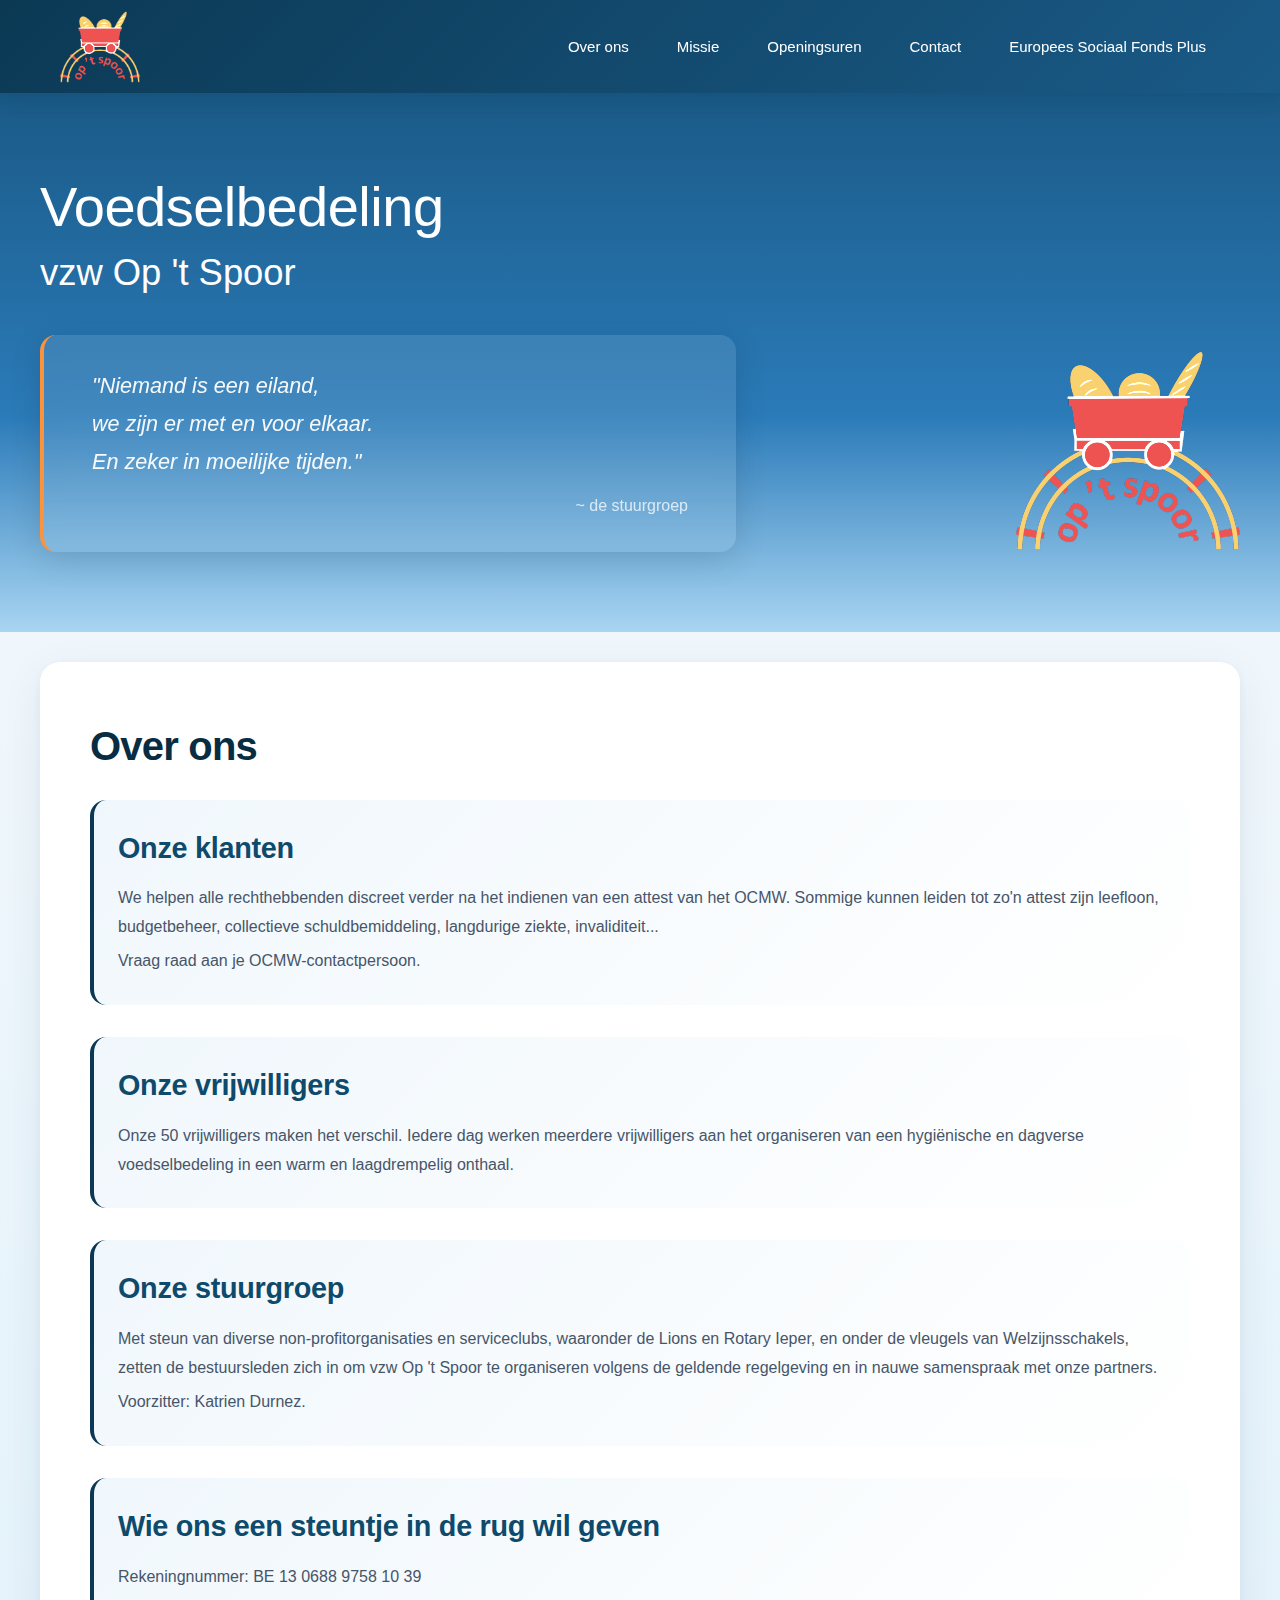
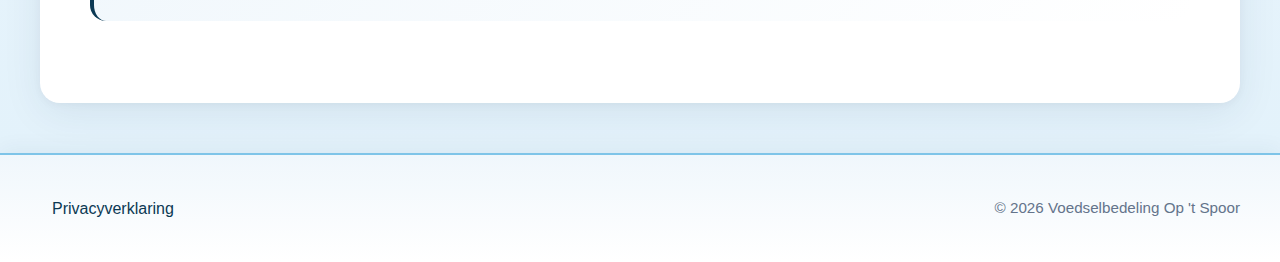
<file: index.html>
<!DOCTYPE html>
<html lang="nl">
<head>
    <meta charset="UTF-8">
    <meta name="viewport" content="width=device-width, initial-scale=1.0">
    <title>Voedselbedeling vzw Op 't Spoor</title>
    <link rel="stylesheet" href="styles.css">
</head>
<body>
    <header>
        <div class="header-container">
            <a href="index.html">
                <img src="logo.png" alt="Op 't Spoor Logo" class="logo">
            </a>
            <button class="hamburger" aria-label="Menu">
                <span></span>
                <span></span>
                <span></span>
            </button>
            <nav>
                <a href="index.html">Over ons</a>
                <a href="missie.html">Missie</a>
                <a href="openingsuren.html">Openingsuren</a>
                <a href="contact.html">Contact</a>
                <a href="europees-sociaal-fonds-plus.html">Europees Sociaal Fonds Plus</a>
            </nav>
        </div>
    </header>

    <script>
        document.querySelector('.hamburger').addEventListener('click', function() {
            this.classList.toggle('active');
            document.querySelector('nav').classList.toggle('active');
        });

        // Close menu when clicking on a link
        document.querySelectorAll('nav a').forEach(link => {
            link.addEventListener('click', function() {
                document.querySelector('.hamburger').classList.remove('active');
                document.querySelector('nav').classList.remove('active');
            });
        });
    </script>

    <section class="hero">
        <div class="hero-content">
            <div class="hero-text">
                <h1>Voedselbedeling <span class="hero-subtitle">vzw Op 't Spoor</span></h1>
                <blockquote class="hero-quote">
                    <p>"Niemand is een eiland,<br>
                    we zijn er met en voor elkaar.<br>
                    En zeker in moeilijke tijden."</p>
                    <cite class="hero-author">~ de stuurgroep</cite>
                </blockquote>
            </div>
            <div class="hero-image">
                <img src="logo.png" alt="Op 't Spoor Logo" class="hero-logo">
            </div>
        </div>
    </section>

    <main>
        <div class="container">
            <h1 id="over-ons">Over ons</h1>

            <section class="contact-info">
                <h2>Onze klanten</h2>
                <p>We helpen alle rechthebbenden discreet verder na het indienen van een attest van het OCMW. Sommige kunnen leiden tot zo'n attest zijn leefloon, budgetbeheer, collectieve schuldbemiddeling, langdurige ziekte, invaliditeit...</p>
                <p>Vraag raad aan je OCMW-contactpersoon.</p>
            </section>

            <section class="contact-info">
                <h2>Onze vrijwilligers</h2>
                <p>Onze 50 vrijwilligers maken het verschil. Iedere dag werken meerdere vrijwilligers aan het organiseren van een hygiënische en dagverse voedselbedeling in een warm en laagdrempelig onthaal.</p>
            </section>

            <section class="contact-info">
                <h2>Onze stuurgroep</h2>
                <p>Met steun van diverse non-profitorganisaties en serviceclubs, waaronder de Lions en Rotary Ieper, en onder de vleugels van Welzijnsschakels, zetten de bestuursleden zich in om vzw Op 't Spoor te organiseren volgens de geldende regelgeving en in nauwe samenspraak met onze partners.</p>
                <p>Voorzitter: Katrien Durnez.</p>
            </section>

            <section class="contact-info">
                <h2>Wie ons een steuntje in de rug wil geven</h2>
                <p>Rekeningnummer: BE 13 0688 9758 10 39</p>
            </section>
        </div>
    </main>

    <footer>
        <div class="footer-container">
            <div class="footer-links">
                <a href="privacyverklaring.html">Privacyverklaring</a>
            </div>
            <div class="copyright">
                © 2026 Voedselbedeling Op 't Spoor
            </div>
        </div>
    </footer>
</body>
</html>
</file>
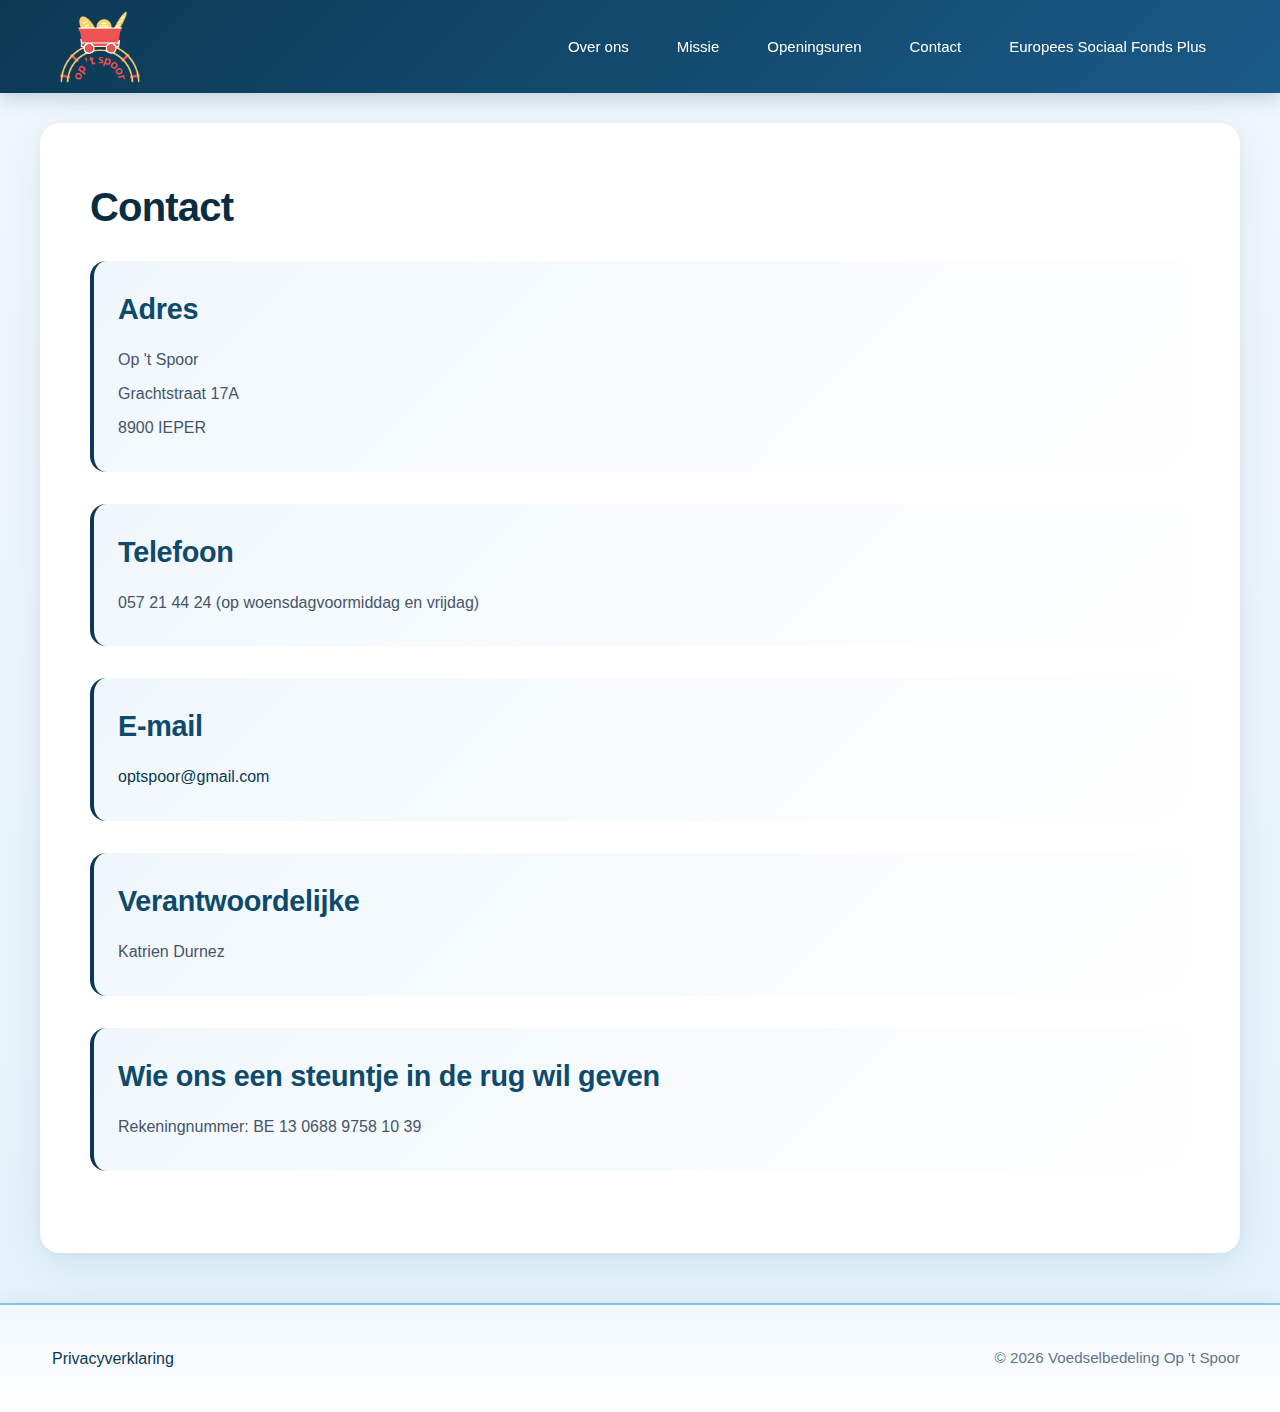
<file: contact.html>
<!DOCTYPE html>
<html lang="nl">
<head>
    <meta charset="UTF-8">
    <meta name="viewport" content="width=device-width, initial-scale=1.0">
    <title>Contact - Voedselbedeling vzw Op 't Spoor</title>
    <link rel="stylesheet" href="styles.css">
</head>
<body>
    <header>
        <div class="header-container">
            <a href="index.html">
                <img src="logo.png" alt="Op 't Spoor Logo" class="logo">
            </a>
            <button class="hamburger" aria-label="Menu">
                <span></span>
                <span></span>
                <span></span>
            </button>
            <nav>
                <a href="index.html">Over ons</a>
                <a href="missie.html">Missie</a>
                <a href="openingsuren.html">Openingsuren</a>
                <a href="contact.html">Contact</a>
                <a href="europees-sociaal-fonds-plus.html">Europees Sociaal Fonds Plus</a>
            </nav>
        </div>
    </header>

    <script>
        document.querySelector('.hamburger').addEventListener('click', function() {
            this.classList.toggle('active');
            document.querySelector('nav').classList.toggle('active');
        });

        // Close menu when clicking on a link
        document.querySelectorAll('nav a').forEach(link => {
            link.addEventListener('click', function() {
                document.querySelector('.hamburger').classList.remove('active');
                document.querySelector('nav').classList.remove('active');
            });
        });
    </script>

    <main>
        <div class="container">
            <h1>Contact</h1>

            <section class="contact-info">
                <h2>Adres</h2>
                <p>Op 't Spoor</p>
                <p>Grachtstraat 17A</p>
                <p>8900 IEPER</p>
            </section>

            <section class="contact-info">
                <h2>Telefoon</h2>
                <p>057 21 44 24 (op woensdagvoormiddag en vrijdag)</p>
            </section>

            <section class="contact-info">
                <h2>E-mail</h2>
                <p><a href="mailto:optspoor@gmail.com" class="email-link">optspoor@gmail.com</a></p>
            </section>

            <section class="contact-info">
                <h2>Verantwoordelijke</h2>
                <p>Katrien Durnez</p>
            </section>

            <section class="contact-info">
                <h2>Wie ons een steuntje in de rug wil geven</h2>
                <p>Rekeningnummer: BE 13 0688 9758 10 39</p>
            </section>
        </div>
    </main>

    <footer>
        <div class="footer-container">
            <div class="footer-links">
                <a href="privacyverklaring.html">Privacyverklaring</a>
            </div>
            <div class="copyright">
                © 2026 Voedselbedeling Op 't Spoor
            </div>
        </div>
    </footer>
</body>
</html>
</file>
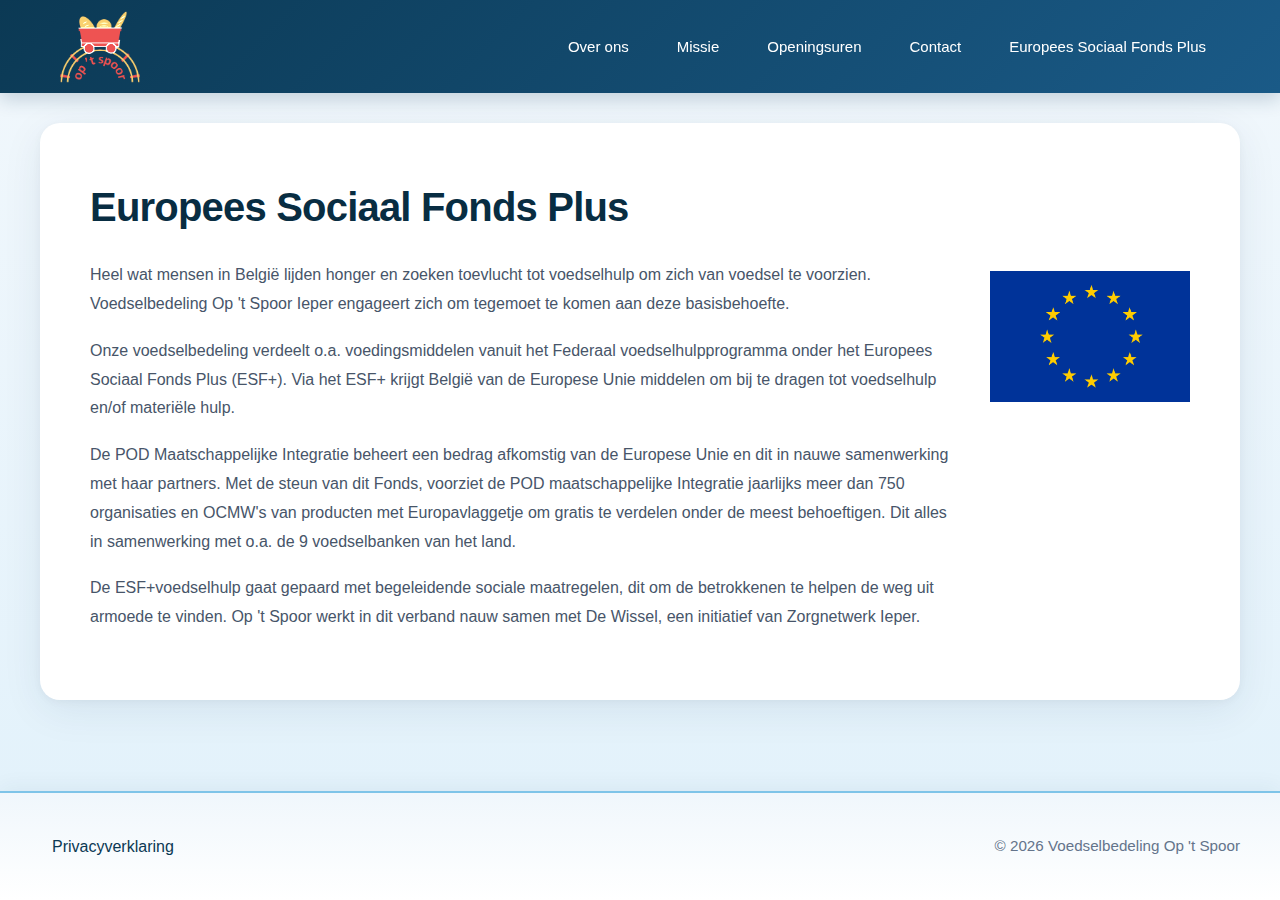
<file: europees-sociaal-fonds-plus.html>
<!DOCTYPE html>
<html lang="nl">
<head>
    <meta charset="UTF-8">
    <meta name="viewport" content="width=device-width, initial-scale=1.0">
    <title>Europees Sociaal Fonds Plus - Voedselbedeling vzw Op 't Spoor</title>
    <link rel="stylesheet" href="styles.css">
</head>
<body>
    <header>
        <div class="header-container">
            <a href="index.html">
                <img src="logo.png" alt="Op 't Spoor Logo" class="logo">
            </a>
            <button class="hamburger" aria-label="Menu">
                <span></span>
                <span></span>
                <span></span>
            </button>
            <nav>
                <a href="index.html">Over ons</a>
                <a href="missie.html">Missie</a>
                <a href="openingsuren.html">Openingsuren</a>
                <a href="contact.html">Contact</a>
                <a href="europees-sociaal-fonds-plus.html">Europees Sociaal Fonds Plus</a>
            </nav>
        </div>
    </header>

    <script>
        document.querySelector('.hamburger').addEventListener('click', function() {
            this.classList.toggle('active');
            document.querySelector('nav').classList.toggle('active');
        });

        // Close menu when clicking on a link
        document.querySelectorAll('nav a').forEach(link => {
            link.addEventListener('click', function() {
                document.querySelector('.hamburger').classList.remove('active');
                document.querySelector('nav').classList.remove('active');
            });
        });
    </script>

    <main>
        <div class="container">
            <h1>Europees Sociaal Fonds Plus</h1>

            <section class="eu-content">
                <div class="eu-text">
                    <p>Heel wat mensen in België lijden honger en zoeken toevlucht tot voedselhulp om zich van voedsel te voorzien. Voedselbedeling Op 't Spoor Ieper engageert zich om tegemoet te komen aan deze basisbehoefte.</p>
                    
                    <p>Onze voedselbedeling verdeelt o.a. voedingsmiddelen vanuit het Federaal voedselhulpprogramma onder het Europees Sociaal Fonds Plus (ESF+). Via het ESF+ krijgt België van de Europese Unie middelen om bij te dragen tot voedselhulp en/of materiële hulp.</p>
                    
                    <p>De POD Maatschappelijke Integratie beheert een bedrag afkomstig van de Europese Unie en dit in nauwe samenwerking met haar partners. Met de steun van dit Fonds, voorziet de POD maatschappelijke Integratie jaarlijks meer dan 750 organisaties en OCMW's van producten met Europavlaggetje om gratis te verdelen onder de meest behoeftigen. Dit alles in samenwerking met o.a. de 9 voedselbanken van het land.</p>
                    
                    <p>De ESF+voedselhulp gaat gepaard met begeleidende sociale maatregelen, dit om de betrokkenen te helpen de weg uit armoede te vinden. Op 't Spoor werkt in dit verband nauw samen met De Wissel, een initiatief van Zorgnetwerk Ieper.</p>
                </div>
                <img src="eu.png" alt="Europees Sociaal Fonds Plus" class="eu-flag">
            </section>
        </div>
    </main>

    <footer>
        <div class="footer-container">
            <div class="footer-links">
                <a href="privacyverklaring.html">Privacyverklaring</a>
            </div>
            <div class="copyright">
                © 2026 Voedselbedeling Op 't Spoor
            </div>
        </div>
    </footer>
</body>
</html>
</file>
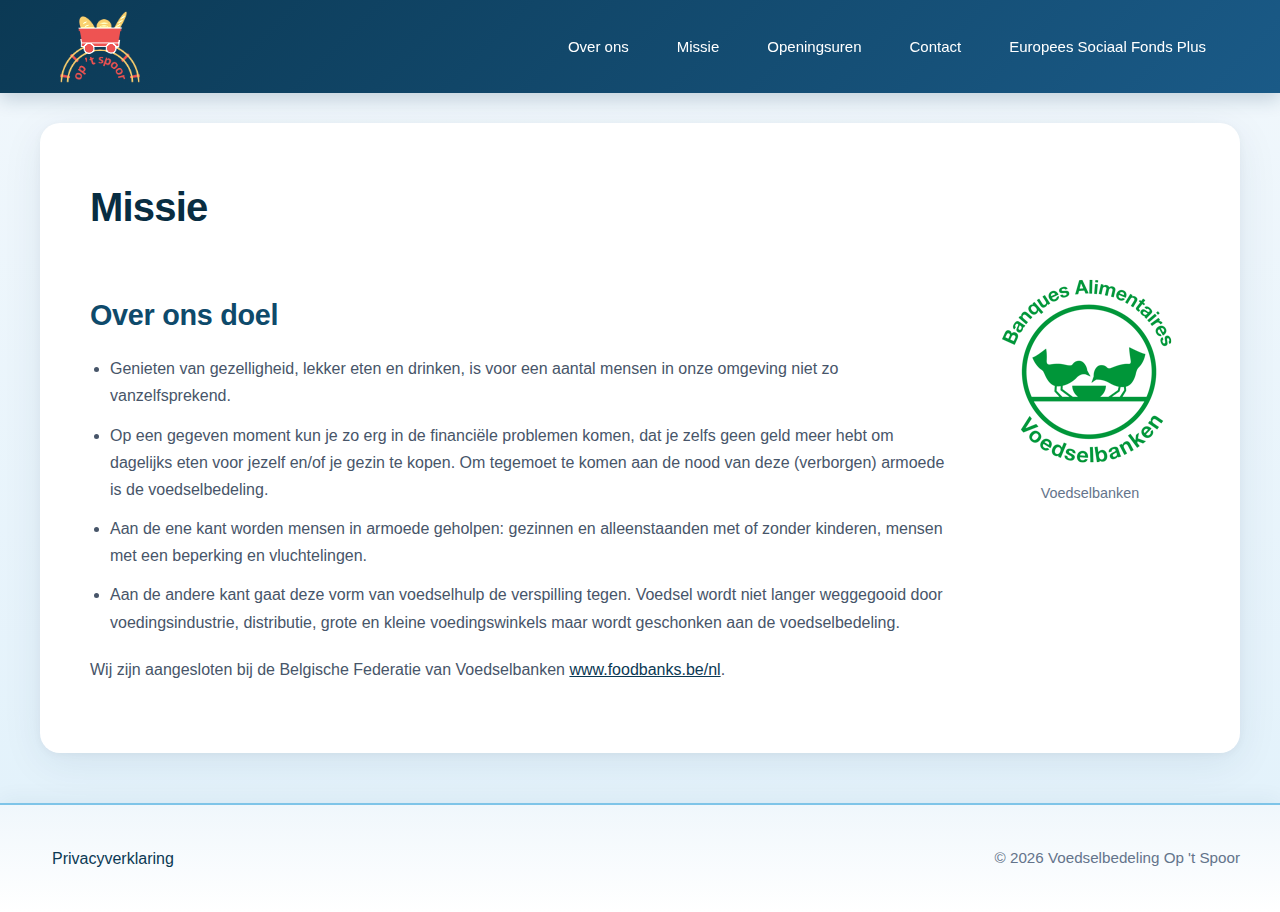
<file: missie.html>
<!DOCTYPE html>
<html lang="nl">
<head>
    <meta charset="UTF-8">
    <meta name="viewport" content="width=device-width, initial-scale=1.0">
    <title>Missie - Voedselbedeling vzw Op 't Spoor</title>
    <link rel="stylesheet" href="styles.css">
</head>
<body>
    <header>
        <div class="header-container">
            <a href="index.html">
                <img src="logo.png" alt="Op 't Spoor Logo" class="logo">
            </a>
            <button class="hamburger" aria-label="Menu">
                <span></span>
                <span></span>
                <span></span>
            </button>
            <nav>
                <a href="index.html">Over ons</a>
                <a href="missie.html">Missie</a>
                <a href="openingsuren.html">Openingsuren</a>
                <a href="contact.html">Contact</a>
                <a href="europees-sociaal-fonds-plus.html">Europees Sociaal Fonds Plus</a>
            </nav>
        </div>
    </header>

    <script>
        document.querySelector('.hamburger').addEventListener('click', function() {
            this.classList.toggle('active');
            document.querySelector('nav').classList.toggle('active');
        });

        // Close menu when clicking on a link
        document.querySelectorAll('nav a').forEach(link => {
            link.addEventListener('click', function() {
                document.querySelector('.hamburger').classList.remove('active');
                document.querySelector('nav').classList.remove('active');
            });
        });
    </script>

    <main>
        <div class="container">
            <h1>Missie</h1>

            <section class="missie-content">
                <div class="missie-text">
                    <h2>Over ons doel</h2>
                    <ul>
                        <li>Genieten van gezelligheid, lekker eten en drinken, is voor een aantal mensen in onze omgeving niet zo vanzelfsprekend.</li>
                        <li>Op een gegeven moment kun je zo erg in de financiële problemen komen, dat je zelfs geen geld meer hebt om dagelijks eten voor jezelf en/of je gezin te kopen. Om tegemoet te komen aan de nood van deze (verborgen) armoede is de voedselbedeling.</li>
                        <li>Aan de ene kant worden mensen in armoede geholpen: gezinnen en alleenstaanden met of zonder kinderen, mensen met een beperking en vluchtelingen.</li>
                        <li>Aan de andere kant gaat deze vorm van voedselhulp de verspilling tegen. Voedsel wordt niet langer weggegooid door voedingsindustrie, distributie, grote en kleine voedingswinkels maar wordt geschonken aan de voedselbedeling.</li>
                    </ul>
                    
                    <p>Wij zijn aangesloten bij de Belgische Federatie van Voedselbanken <a href="http://www.foodbanks.be/nl" target="_blank">www.foodbanks.be/nl</a>.</p>
                </div>
                <div class="missie-logo">
                    <img src="voedselbanken-logo.png" alt="Voedselbanken" class="foodbank-logo">
                    <p class="logo-caption">Voedselbanken</p>
                </div>
            </section>
        </div>
    </main>

    <footer>
        <div class="footer-container">
            <div class="footer-links">
                <a href="privacyverklaring.html">Privacyverklaring</a>
            </div>
            <div class="copyright">
                © 2026 Voedselbedeling Op 't Spoor
            </div>
        </div>
    </footer>
</body>
</html>
</file>
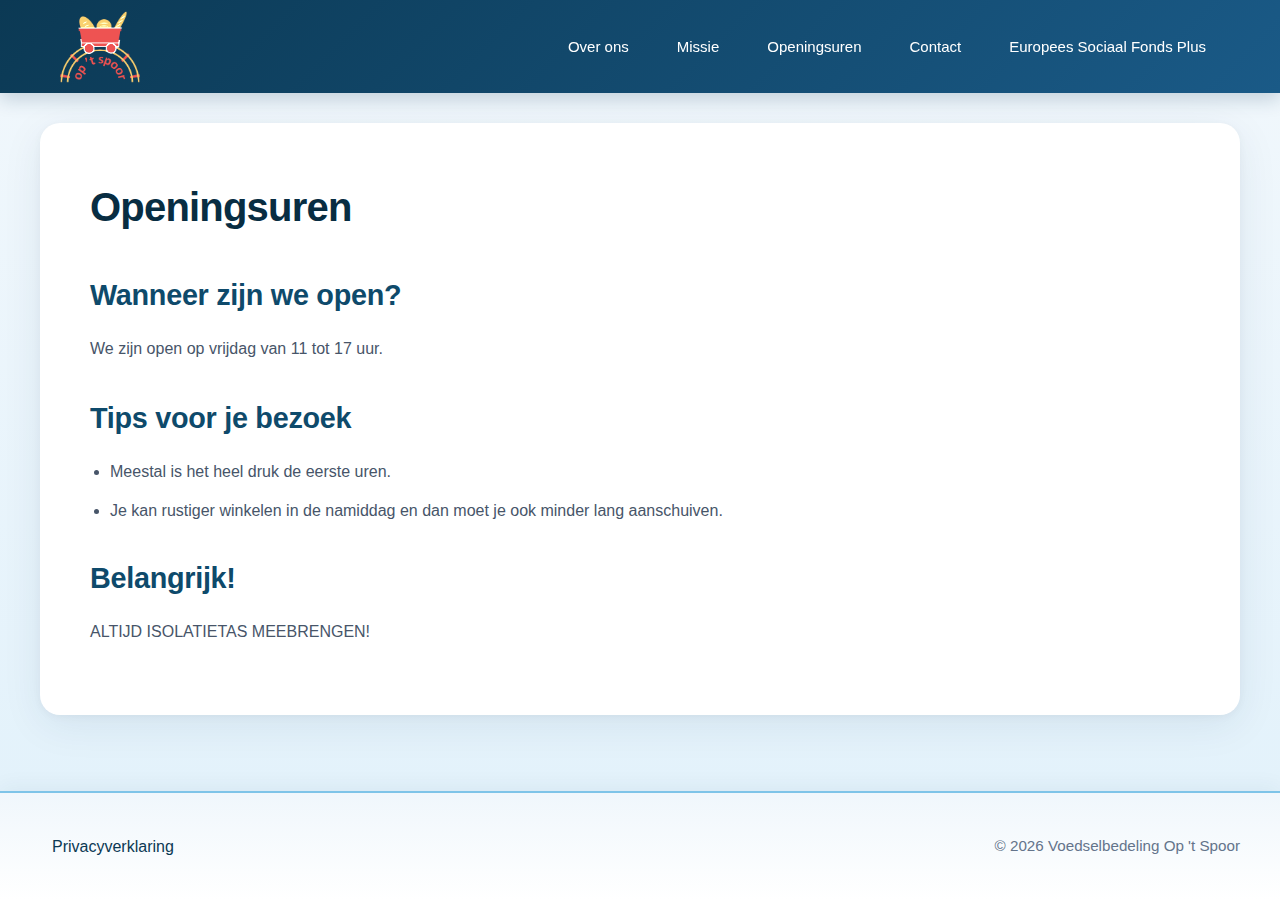
<file: openingsuren.html>
<!DOCTYPE html>
<html lang="nl">
<head>
    <meta charset="UTF-8">
    <meta name="viewport" content="width=device-width, initial-scale=1.0">
    <title>Openingsuren - Voedselbedeling vzw Op 't Spoor</title>
    <link rel="stylesheet" href="styles.css">
</head>
<body>
    <header>
        <div class="header-container">
            <a href="index.html">
                <img src="logo.png" alt="Op 't Spoor Logo" class="logo">
            </a>
            <button class="hamburger" aria-label="Menu">
                <span></span>
                <span></span>
                <span></span>
            </button>
            <nav>
                <a href="index.html">Over ons</a>
                <a href="missie.html">Missie</a>
                <a href="openingsuren.html">Openingsuren</a>
                <a href="contact.html">Contact</a>
                <a href="europees-sociaal-fonds-plus.html">Europees Sociaal Fonds Plus</a>
            </nav>
        </div>
    </header>

    <script>
        document.querySelector('.hamburger').addEventListener('click', function() {
            this.classList.toggle('active');
            document.querySelector('nav').classList.toggle('active');
        });

        // Close menu when clicking on a link
        document.querySelectorAll('nav a').forEach(link => {
            link.addEventListener('click', function() {
                document.querySelector('.hamburger').classList.remove('active');
                document.querySelector('nav').classList.remove('active');
            });
        });
    </script>

    <main>
        <div class="container">
            <h1>Openingsuren</h1>

            <section>
                <h2>Wanneer zijn we open?</h2>
                <p>We zijn open op vrijdag van 11 tot 17 uur.</p>

                <h2>Tips voor je bezoek</h2>
                <ul>
                    <li>Meestal is het heel druk de eerste uren.</li>
                    <li>Je kan rustiger winkelen in de namiddag en dan moet je ook minder lang aanschuiven.</li>
                </ul>

                <h2>Belangrijk!</h2>
                <p>ALTIJD ISOLATIETAS MEEBRENGEN!</p>
            </section>
        </div>
    </main>

    <footer>
        <div class="footer-container">
            <div class="footer-links">
                <a href="privacyverklaring.html">Privacyverklaring</a>
            </div>
            <div class="copyright">
                © 2026 Voedselbedeling Op 't Spoor
            </div>
        </div>
    </footer>
</body>
</html>
</file>
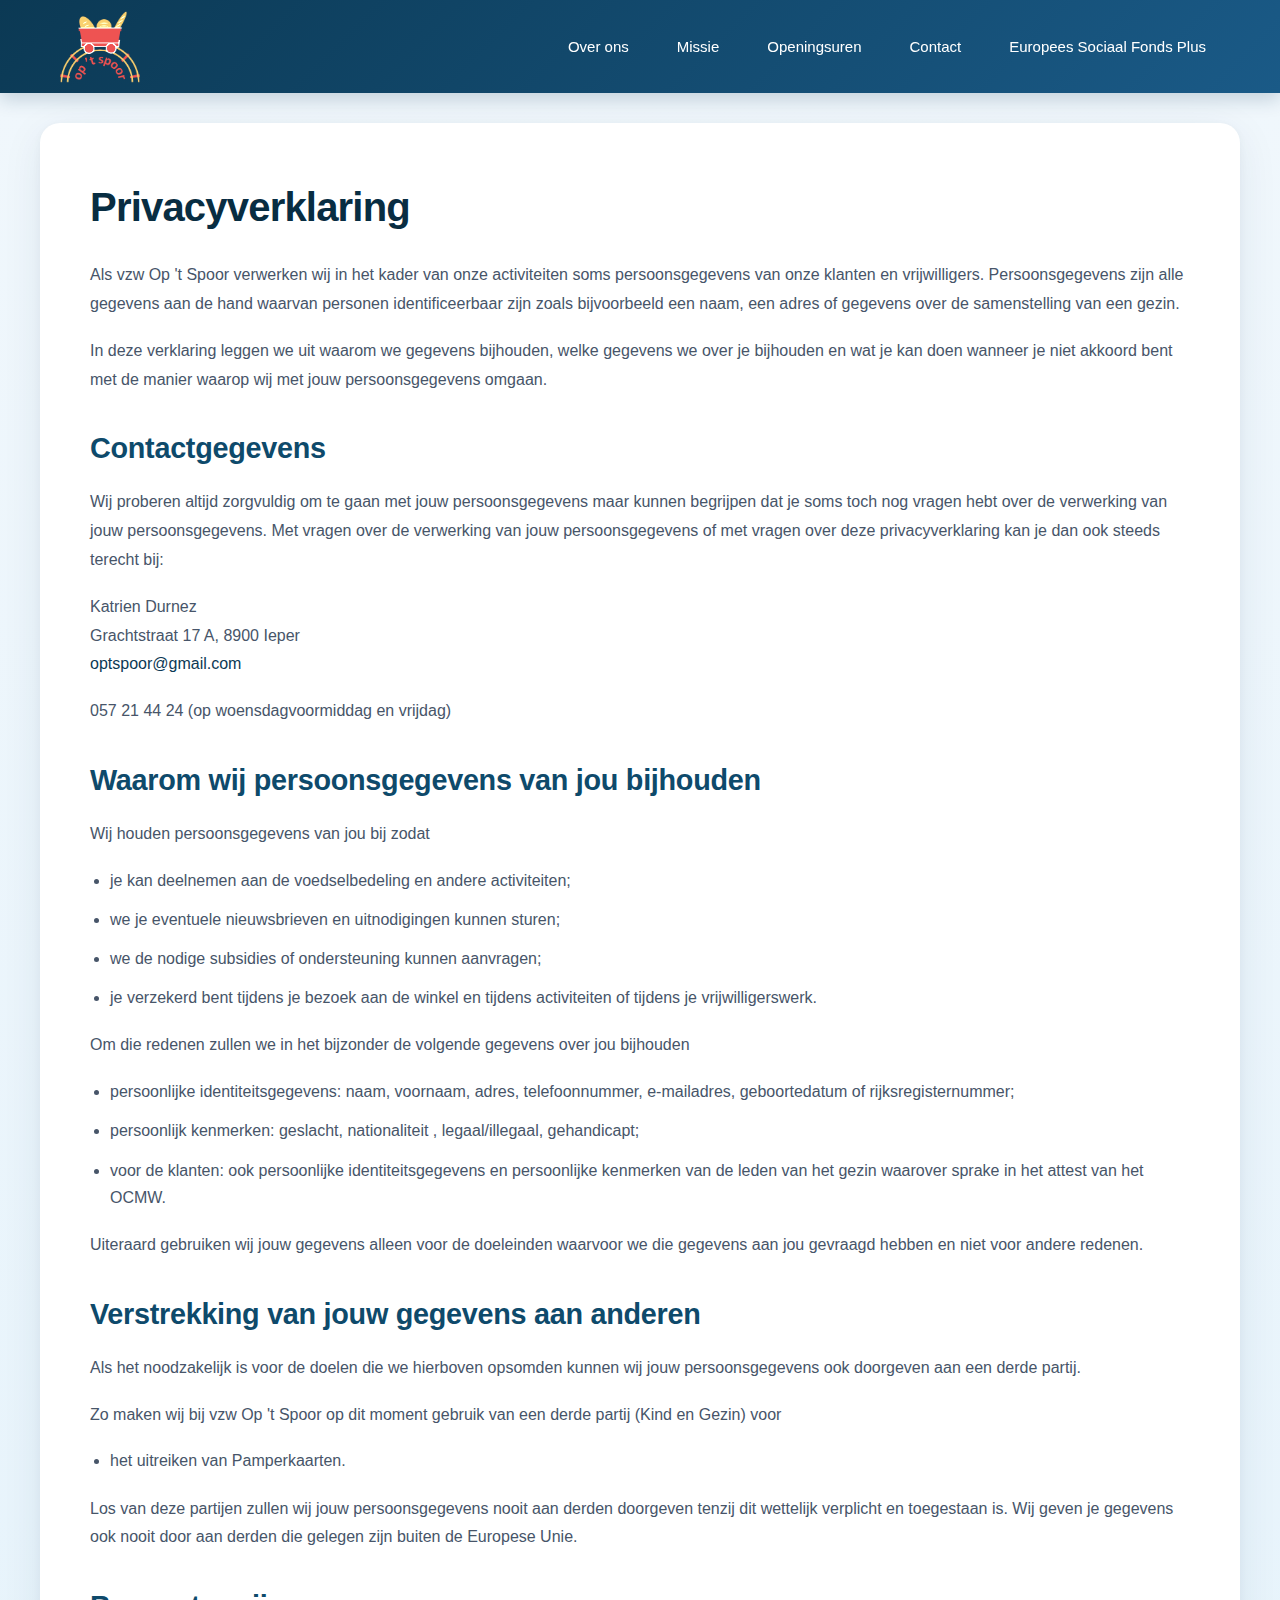
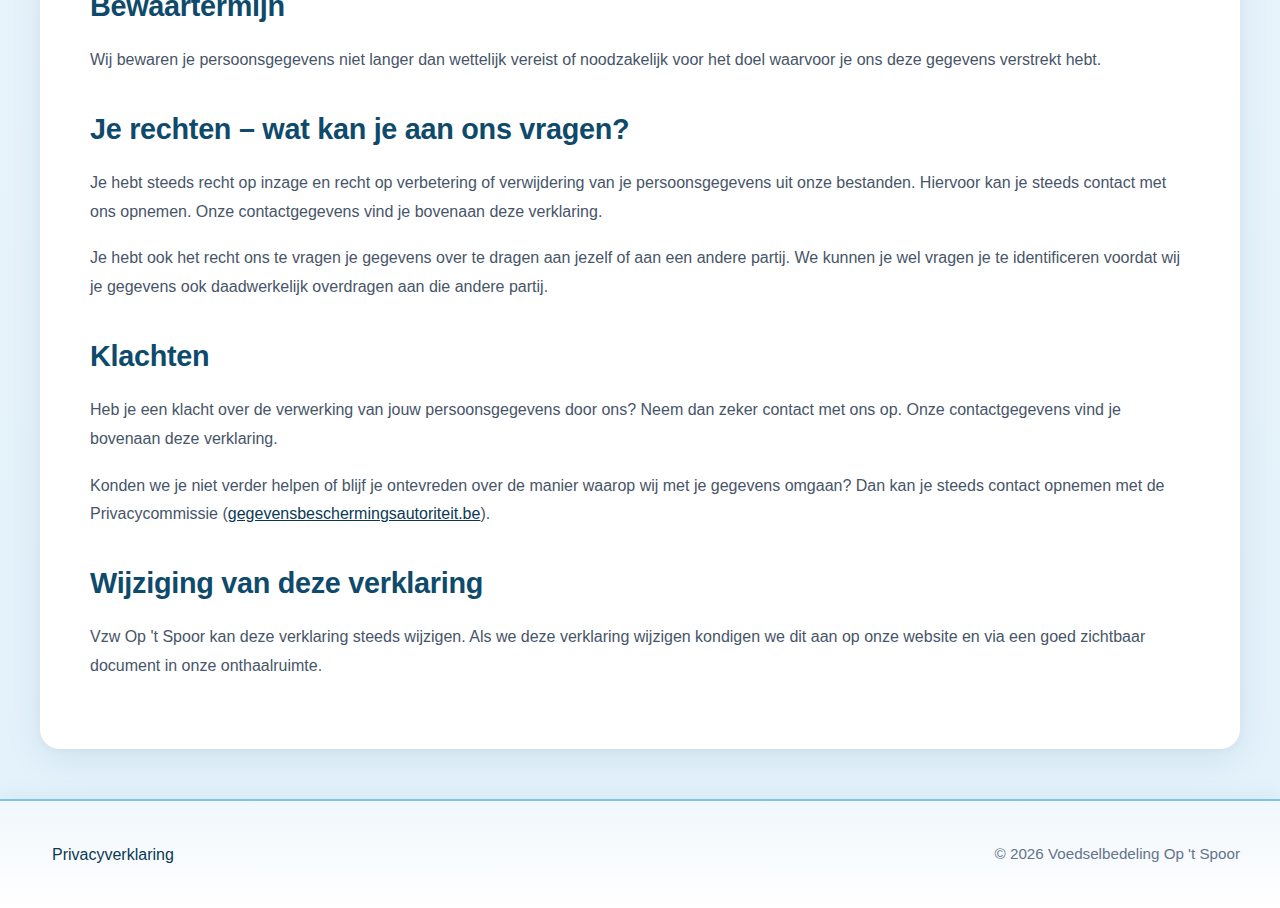
<file: privacyverklaring.html>
<!DOCTYPE html>
<html lang="nl">
<head>
    <meta charset="UTF-8">
    <meta name="viewport" content="width=device-width, initial-scale=1.0">
    <title>Privacyverklaring - Voedselbedeling vzw Op 't Spoor</title>
    <link rel="stylesheet" href="styles.css">
</head>
<body>
    <header>
        <div class="header-container">
            <a href="index.html">
                <img src="logo.png" alt="Op 't Spoor Logo" class="logo">
            </a>
            <button class="hamburger" aria-label="Menu">
                <span></span>
                <span></span>
                <span></span>
            </button>
            <nav>
                <a href="index.html">Over ons</a>
                <a href="missie.html">Missie</a>
                <a href="openingsuren.html">Openingsuren</a>
                <a href="contact.html">Contact</a>
                <a href="europees-sociaal-fonds-plus.html">Europees Sociaal Fonds Plus</a>
            </nav>
        </div>
    </header>

    <script>
        document.querySelector('.hamburger').addEventListener('click', function() {
            this.classList.toggle('active');
            document.querySelector('nav').classList.toggle('active');
        });

        // Close menu when clicking on a link
        document.querySelectorAll('nav a').forEach(link => {
            link.addEventListener('click', function() {
                document.querySelector('.hamburger').classList.remove('active');
                document.querySelector('nav').classList.remove('active');
            });
        });
    </script>

    <main>
        <div class="container">
            <h1>Privacyverklaring</h1>

            <section>
                <p>Als vzw Op 't Spoor verwerken wij in het kader van onze activiteiten soms persoonsgegevens van onze klanten en vrijwilligers. Persoonsgegevens zijn alle gegevens aan de hand waarvan personen identificeerbaar zijn zoals bijvoorbeeld een naam, een adres of gegevens over de samenstelling van een gezin.</p>

                <p>In deze verklaring leggen we uit waarom we gegevens bijhouden, welke gegevens we over je bijhouden en wat je kan doen wanneer je niet akkoord bent met de manier waarop wij met jouw persoonsgegevens omgaan.</p>

                <h2>Contactgegevens</h2>
                <p>Wij proberen altijd zorgvuldig om te gaan met jouw persoonsgegevens maar kunnen begrijpen dat je soms toch nog vragen hebt over de verwerking van jouw persoonsgegevens. Met vragen over de verwerking van jouw persoonsgegevens of met vragen over deze privacyverklaring kan je dan ook steeds terecht bij:</p>

                <p>Katrien Durnez<br>
                Grachtstraat 17 A, 8900 Ieper<br>
                <a href="mailto:optspoor@gmail.com" class="email-link">optspoor@gmail.com</a></p>

                <p>057 21 44 24 (op woensdagvoormiddag en vrijdag)</p>

                <h2>Waarom wij persoonsgegevens van jou bijhouden</h2>
                <p>Wij houden persoonsgegevens van jou bij zodat</p>
                <ul>
                    <li>je kan deelnemen aan de voedselbedeling en andere activiteiten;</li>
                    <li>we je eventuele nieuwsbrieven en uitnodigingen kunnen sturen;</li>
                    <li>we de nodige subsidies of ondersteuning kunnen aanvragen;</li>
                    <li>je verzekerd bent tijdens je bezoek aan de winkel en tijdens activiteiten of tijdens je vrijwilligerswerk.</li>
                </ul>

                <p>Om die redenen zullen we in het bijzonder de volgende gegevens over jou bijhouden</p>
                <ul>
                    <li>persoonlijke identiteitsgegevens: naam, voornaam, adres, telefoonnummer, e-mailadres, geboortedatum of rijksregisternummer;</li>
                    <li>persoonlijk kenmerken: geslacht, nationaliteit , legaal/illegaal, gehandicapt;</li>
                    <li>voor de klanten: ook persoonlijke identiteitsgegevens en persoonlijke kenmerken van de leden van het gezin waarover sprake in het attest van het OCMW.</li>
                </ul>

                <p>Uiteraard gebruiken wij jouw gegevens alleen voor de doeleinden waarvoor we die gegevens aan jou gevraagd hebben en niet voor andere redenen.</p>

                <h2>Verstrekking van jouw gegevens aan anderen</h2>
                <p>Als het noodzakelijk is voor de doelen die we hierboven opsomden kunnen wij jouw persoonsgegevens ook doorgeven aan een derde partij.</p>

                <p>Zo maken wij bij vzw Op 't Spoor op dit moment gebruik van een derde partij (Kind en Gezin) voor</p>
                <ul>
                    <li>het uitreiken van Pamperkaarten.</li>
                </ul>

                <p>Los van deze partijen zullen wij jouw persoonsgegevens nooit aan derden doorgeven tenzij dit wettelijk verplicht en toegestaan is. Wij geven je gegevens ook nooit door aan derden die gelegen zijn buiten de Europese Unie.</p>

                <h2>Bewaartermijn</h2>
                <p>Wij bewaren je persoonsgegevens niet langer dan wettelijk vereist of noodzakelijk voor het doel waarvoor je ons deze gegevens verstrekt hebt.</p>

                <h2>Je rechten – wat kan je aan ons vragen?</h2>
                <p>Je hebt steeds recht op inzage en recht op verbetering of verwijdering van je persoonsgegevens uit onze bestanden. Hiervoor kan je steeds contact met ons opnemen. Onze contactgegevens vind je bovenaan deze verklaring.</p>

                <p>Je hebt ook het recht ons te vragen je gegevens over te dragen aan jezelf of aan een andere partij. We kunnen je wel vragen je te identificeren voordat wij je gegevens ook daadwerkelijk overdragen aan die andere partij.</p>

                <h2>Klachten</h2>
                <p>Heb je een klacht over de verwerking van jouw persoonsgegevens door ons? Neem dan zeker contact met ons op. Onze contactgegevens vind je bovenaan deze verklaring.</p>

                <p>Konden we je niet verder helpen of blijf je ontevreden over de manier waarop wij met je gegevens omgaan? Dan kan je steeds contact opnemen met de Privacycommissie (<a href="https://www.gegevensbeschermingsautoriteit.be" target="_blank">gegevensbeschermingsautoriteit.be</a>).</p>

                <h2>Wijziging van deze verklaring</h2>
                <p>Vzw Op 't Spoor kan deze verklaring steeds wijzigen. Als we deze verklaring wijzigen kondigen we dit aan op onze website en via een goed zichtbaar document in onze onthaalruimte.</p>
            </section>
        </div>
    </main>

    <footer>
        <div class="footer-container">
            <div class="footer-links">
                <a href="privacyverklaring.html">Privacyverklaring</a>
            </div>
            <div class="copyright">
                © 2026 Voedselbedeling Op 't Spoor
            </div>
        </div>
    </footer>
</body>
</html>
</file>
<file: styles.css>
* {
    margin: 0;
    padding: 0;
    box-sizing: border-box;
}

html {
    scroll-behavior: smooth;
    scroll-padding-top: 120px;
    height: 100%;
}

body {
    font-family: -apple-system, BlinkMacSystemFont, 'Segoe UI', Roboto, 'Helvetica Neue', Arial, sans-serif;
    line-height: 1.7;
    color: #334155;
    overflow-x: hidden;
    min-height: 100vh;
    display: flex;
    flex-direction: column;
}

/* Header Styles */
header {
    background: linear-gradient(135deg, #0b3954 0%, #1a5a87 100%);
    padding: 10px 0;
    position: sticky;
    top: 0;
    z-index: 100;
    box-shadow: 0 6px 18px rgba(11, 57, 84, 0.2);
    backdrop-filter: blur(8px);
}

.header-container {
    max-width: 1200px;
    margin: 0 auto;
    padding: 0 20px;
    display: flex;
    justify-content: space-between;
    align-items: center;
    flex-wrap: wrap;
    gap: 10px;
}

.header-container a {
    display: inline-block;
    line-height: 0;
}

.logo {
    width: 80px;
    height: auto;
    display: block;
    filter: brightness(1.45) saturate(0.88);
}

/* Hamburger Menu */
.hamburger {
    display: none;
    flex-direction: column;
    background: none;
    border: none;
    cursor: pointer;
    padding: 5px;
    z-index: 101;
}

.hamburger span {
    width: 25px;
    height: 3px;
    background-color: white;
    margin: 3px 0;
    transition: all 0.3s ease;
    border-radius: 3px;
}

.hamburger.active span:nth-child(1) {
    transform: rotate(45deg) translate(8px, 8px);
}

.hamburger.active span:nth-child(2) {
    opacity: 0;
}

.hamburger.active span:nth-child(3) {
    transform: rotate(-45deg) translate(7px, -7px);
}

nav {
    display: flex;
    gap: 20px;
    flex-wrap: wrap;
}

nav a {
    color: white;
    text-decoration: none;
    font-size: 15px;
    font-weight: 500;
    transition: all 0.3s ease;
    padding: 8px 14px;
    border-radius: 8px;
}

nav a:hover {
    background-color: rgba(255, 255, 255, 0.15);
    transform: translateY(-1px);
}

/* Hero Section */
.hero {
    background: linear-gradient(180deg, #1a5a87 0%, #2b7bb9 60%, #a8d5f2 100%);
    color: white;
    padding: 80px 20px;
    text-align: left;
    position: relative;
    overflow: hidden;
}

.hero-content {
    max-width: 1200px;
    margin: 0 auto;
    position: relative;
    z-index: 1;
    display: flex;
    align-items: flex-end;
    justify-content: space-between;
    gap: 40px;
}

.hero-text {
    flex: 1 1 60%;
}

.hero-image {
    flex: 1 1 40%;
    display: flex;
    justify-content: flex-end;
    align-items: flex-end;
}

.hero-logo {
    width: auto;
    max-width: 360px;
    max-height: 260px;
    height: auto;
    object-fit: contain;
    filter: brightness(1.45) saturate(0.88);
}

.hero h1 {
    font-size: 3.5em;
    margin-bottom: 40px;
    font-weight: 200;
    letter-spacing: -0.5px;
    color: white;
    line-height: 1.2;
}

.hero-subtitle {
    font-weight: 300;
    text-transform: none;
    letter-spacing: 0;
    display: block;
    margin-top: 0.3em;
    font-size: 0.65em;
}

.hero-quote {
    background: rgba(255, 255, 255, 0.1);
    border-left: 4px solid #fb923c;
    padding: 32px 48px;
    margin: 0 0 0 0;
    border-radius: 16px;
    max-width: 720px;
    box-shadow: 0 8px 32px rgba(0, 0, 0, 0.12);
    backdrop-filter: blur(10px);
}

.hero-quote p {
    font-size: 1.35em;
    line-height: 1.75;
    font-style: italic;
    font-weight: 200;
    margin-bottom: 12px;
    color: rgba(255, 255, 255, 0.95);
}

.hero-author {
    display: block;
    font-size: 1em;
    font-style: normal;
    text-align: right;
    color: rgba(255, 255, 255, 0.75);
    margin-top: 12px;
    font-weight: 300;
}

.cta-button {
    display: inline-block;
    background: linear-gradient(135deg, #fb923c 0%, #f59e0b 100%);
    color: white;
    padding: 16px 36px;
    text-decoration: none;
    font-size: 18px;
    font-weight: 600;
    border-radius: 12px;
    transition: all 0.3s ease;
    box-shadow: 0 4px 16px rgba(251, 146, 60, 0.3);
}

.cta-button:hover {
    transform: translateY(-2px);
    box-shadow: 0 6px 24px rgba(251, 146, 60, 0.4);
}

/* Main Content */
main {
    background: linear-gradient(to bottom, #f0f7fc 0%, #e3f2fb 100%);
    padding: 30px 20px 50px;
    flex: 1;
}

.container {
    max-width: 1200px;
    margin: 0 auto;
    background-color: white;
    padding: 50px;
    border-radius: 20px;
    box-shadow: 0 10px 40px rgba(11, 57, 84, 0.08), 0 2px 8px rgba(0,0,0,0.04);
}

h1 {
    color: #082d42;
    font-size: 2.5em;
    margin-bottom: 20px;
    font-weight: 700;
    scroll-margin-top: 120px;
    letter-spacing: -0.02em;
}

h2, h3 {
    color: #0e4a6b;
    margin-top: 30px;
    margin-bottom: 15px;
    font-weight: 600;
    letter-spacing: -0.01em;
}

h2 {
    font-size: 1.8em;
}

h3 {
    font-size: 1.4em;
}

p {
    margin-bottom: 18px;
    color: #475569;
    line-height: 1.8;
}

ul {
    margin-left: 20px;
    margin-bottom: 20px;
}

li {
    margin-bottom: 12px;
    color: #475569;
    line-height: 1.7;
}

a {
    color: #0b3954;
    transition: color 0.2s ease;
}

a:hover {
    color: #082d42;
}

/* Contact Info */
.contact-info {
    margin-bottom: 32px;
    padding: 24px;
    background: linear-gradient(135deg, #f0f7fc 0%, #ffffff 100%);
    border-radius: 16px;
    border-left: 4px solid #0b3954;
    transition: all 0.3s ease;
}

.contact-info:hover {
    transform: translateX(4px);
    box-shadow: 0 4px 20px rgba(11, 57, 84, 0.1);
}

.contact-info h2 {
    color: #0e4a6b;
    margin-bottom: 12px;
    margin-top: 0;
}

.contact-info p {
    margin: 5px 0;
}

.email-link {
    color: #0b3954;
    text-decoration: none;
    font-weight: 500;
    transition: all 0.2s ease;
    padding: 4px 8px;
    margin: -4px -8px;
    border-radius: 6px;
}

.email-link:hover {
    color: #082d42;
    background-color: rgba(11, 57, 84, 0.08);
}

/* Footer */
footer {
    background: linear-gradient(to bottom, #f0f7fc 0%, #ffffff 100%);
    padding: 40px 20px;
    text-align: center;
    border-top: 2px solid #7ec4e8;
    box-shadow: 0 -4px 20px rgba(11, 57, 84, 0.05);
}

.footer-container {
    max-width: 1200px;
    margin: 0 auto;
    display: flex;
    justify-content: space-between;
    align-items: center;
    flex-wrap: wrap;
}

.footer-links a {
    color: #0b3954;
    text-decoration: none;
    margin-right: 20px;
    font-weight: 500;
    transition: all 0.2s ease;
    padding: 8px 12px;
    border-radius: 8px;
}

.footer-links a:hover {
    color: #082d42;
    background-color: rgba(11, 57, 84, 0.1);
}

.copyright {
    color: #64748b;
    font-size: 0.95em;
}

/* Image Styles */
.foodbank-logo {
    max-width: 200px;
    margin: 30px auto;
    display: block;
}

.logo-caption {
    text-align: center;
    color: #64748b;
    font-size: 0.9em;
    margin-top: 10px;
}

/* EU Content Layout */
.eu-content {
    display: flex;
    gap: 40px;
    align-items: flex-start;
}

.eu-flag {
    width: 200px;
    flex-shrink: 0;
    margin-top: 10px;
}

.eu-text {
    flex: 1;
}

/* Missie Content Layout */
.missie-content {
    display: flex;
    gap: 40px;
    align-items: flex-start;
}

.missie-text {
    flex: 1;
}

.missie-logo {
    width: 200px;
    flex-shrink: 0;
    margin-top: 10px;
    text-align: center;
}

.missie-logo .foodbank-logo {
    max-width: 100%;
    margin: 0;
}

.missie-logo .logo-caption {
    margin-top: 10px;
}

/* Responsive Design */
@media (max-width: 768px) {
    .header-container {
        justify-content: space-between;
        text-align: center;
    }
    
    .hamburger {
        display: flex;
    }
    
    nav {
        position: fixed;
        top: 0;
        right: -100%;
        width: 70%;
        max-width: 300px;
        height: 100vh;
        background: linear-gradient(135deg, #0b3954 0%, #1a5a87 100%);
        flex-direction: column;
        justify-content: flex-start;
        align-items: flex-start;
        padding: 80px 30px 30px;
        gap: 0;
        margin: 0;
        transition: right 0.3s ease;
        box-shadow: -4px 0 24px rgba(11, 57, 84, 0.2);
        z-index: 100;
        backdrop-filter: blur(10px);
    }
    
    nav.active {
        right: 0;
    }
    
    nav a {
        width: 100%;
        padding: 15px 0;
        border-bottom: 1px solid rgba(255,255,255,0.1);
        font-size: 16px;
    }
    
    nav a:last-child {
        border-bottom: none;
    }
    
    .hero {
        padding: 50px 20px;
    }

    .hero-content {
        flex-direction: column;
        align-items: flex-start;
    }

    .hero-image {
        width: 100%;
        justify-content: flex-start;
    }

    .hero-logo {
        max-width: 220px;
    }
    
    .hero h1 {
        font-size: 2.2em;
        letter-spacing: -0.5px;
        margin-bottom: 30px;
        font-weight: 200;
    }
    
    .hero-subtitle {
        display: block;
        margin-top: 0.3em;
        font-size: 0.65em;
    }
    
    .hero-quote {
        padding: 24px 28px;
        margin-bottom: 0;
    }
    
    .hero-quote p {
        font-size: 1.2em;
        line-height: 1.6;
    }
    
    .hero-author {
        font-size: 1em;
    }
    
    .cta-button {
        font-size: 16px;
        padding: 12px 25px;
    }
    
    .container {
        padding: 30px 20px;
    }
    
    h1 {
        font-size: 2em;
    }
    
    .eu-content {
        flex-direction: column;
        gap: 20px;
    }
    
    .eu-flag {
        width: 150px;
        margin: 0 auto;
    }
    
    .missie-content {
        flex-direction: column;
        gap: 20px;
    }
    
    .missie-logo {
        width: 150px;
        margin: 0 auto;
    }
    
    .footer-container {
        flex-direction: column;
        gap: 15px;
    }
}
</file>
